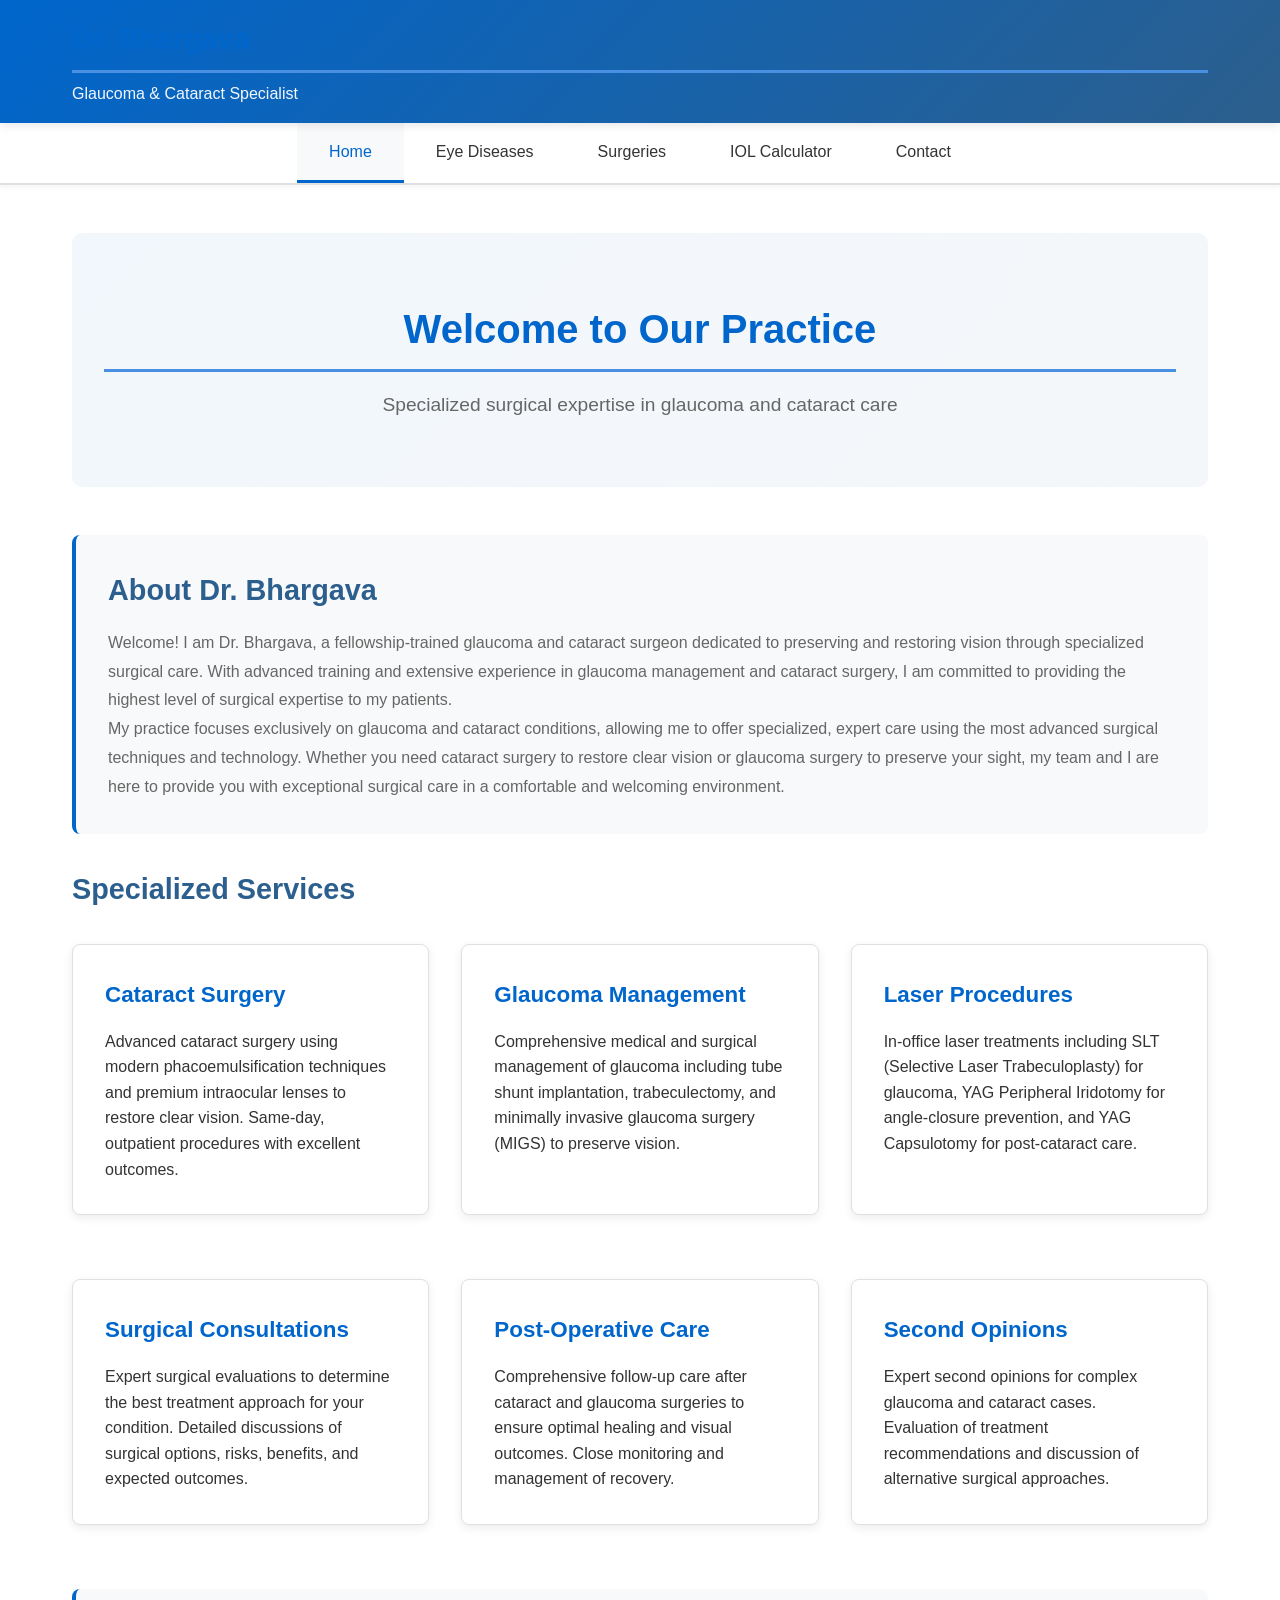
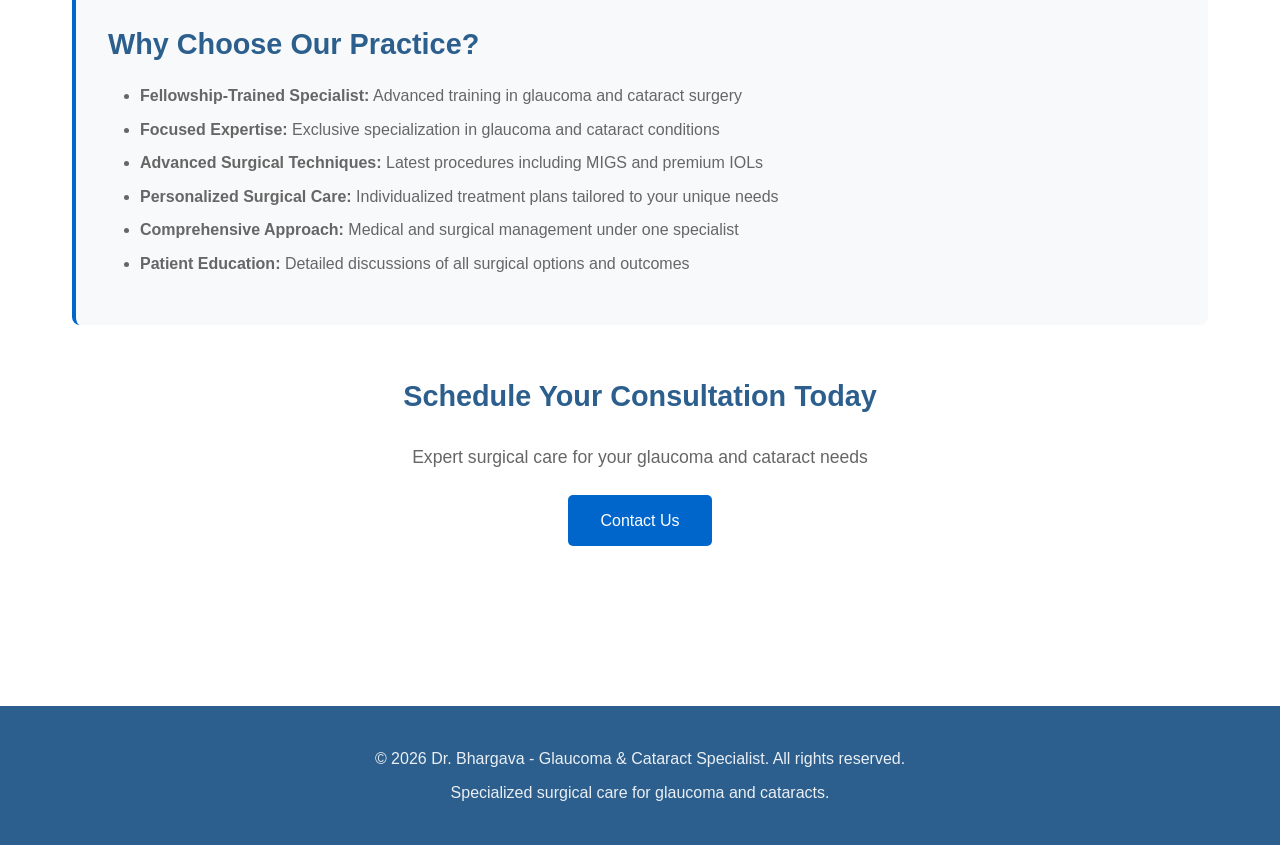
<file: index.html>
<!DOCTYPE html>
<html lang="en">
<head>
    <meta charset="UTF-8">
    <meta name="viewport" content="width=device-width, initial-scale=1.0">
    <meta name="description" content="Dr. Bhargava - Fellowship-trained glaucoma and cataract surgeon specializing in advanced surgical treatments">
    <title>Dr. Bhargava - Glaucoma & Cataract Specialist</title>
    <link rel="stylesheet" href="css/style.css">
</head>
<body>
    <header>
        <div class="header-content">
            <h1 class="practice-name">Dr. Bhargava</h1>
            <p class="tagline">Glaucoma & Cataract Specialist</p>
        </div>
    </header>

    <nav>
        <ul>
            <li><a href="index.html" class="active">Home</a></li>
            <li><a href="diseases.html">Eye Diseases</a></li>
            <li><a href="surgeries.html">Surgeries</a></li>
            <li><a href="iol-calculator.html">IOL Calculator</a></li>
            <li><a href="contact.html">Contact</a></li>
        </ul>
    </nav>

    <main>
        <div class="container">
            <section class="hero">
                <h1>Welcome to Our Practice</h1>
                <p>Specialized surgical expertise in glaucoma and cataract care</p>
            </section>

            <section class="info-section">
                <h2>About Dr. Bhargava</h2>
                <p>
                    Welcome! I am Dr. Bhargava, a fellowship-trained glaucoma and cataract surgeon dedicated to
                    preserving and restoring vision through specialized surgical care. With advanced training and
                    extensive experience in glaucoma management and cataract surgery, I am committed to providing
                    the highest level of surgical expertise to my patients.
                </p>
                <p>
                    My practice focuses exclusively on glaucoma and cataract conditions, allowing me to offer
                    specialized, expert care using the most advanced surgical techniques and technology. Whether
                    you need cataract surgery to restore clear vision or glaucoma surgery to preserve your sight,
                    my team and I are here to provide you with exceptional surgical care in a comfortable and
                    welcoming environment.
                </p>
            </section>

            <section>
                <h2>Specialized Services</h2>
                <div class="grid">
                    <div class="card">
                        <h3>Cataract Surgery</h3>
                        <p>
                            Advanced cataract surgery using modern phacoemulsification techniques and premium
                            intraocular lenses to restore clear vision. Same-day, outpatient procedures with
                            excellent outcomes.
                        </p>
                    </div>

                    <div class="card">
                        <h3>Glaucoma Management</h3>
                        <p>
                            Comprehensive medical and surgical management of glaucoma including tube shunt
                            implantation, trabeculectomy, and minimally invasive glaucoma surgery (MIGS) to
                            preserve vision.
                        </p>
                    </div>

                    <div class="card">
                        <h3>Laser Procedures</h3>
                        <p>
                            In-office laser treatments including SLT (Selective Laser Trabeculoplasty) for
                            glaucoma, YAG Peripheral Iridotomy for angle-closure prevention, and YAG
                            Capsulotomy for post-cataract care.
                        </p>
                    </div>

                    <div class="card">
                        <h3>Surgical Consultations</h3>
                        <p>
                            Expert surgical evaluations to determine the best treatment approach for your
                            condition. Detailed discussions of surgical options, risks, benefits, and
                            expected outcomes.
                        </p>
                    </div>

                    <div class="card">
                        <h3>Post-Operative Care</h3>
                        <p>
                            Comprehensive follow-up care after cataract and glaucoma surgeries to ensure
                            optimal healing and visual outcomes. Close monitoring and management of recovery.
                        </p>
                    </div>

                    <div class="card">
                        <h3>Second Opinions</h3>
                        <p>
                            Expert second opinions for complex glaucoma and cataract cases. Evaluation of
                            treatment recommendations and discussion of alternative surgical approaches.
                        </p>
                    </div>
                </div>
            </section>

            <section class="info-section">
                <h2>Why Choose Our Practice?</h2>
                <ul>
                    <li><strong>Fellowship-Trained Specialist:</strong> Advanced training in glaucoma and cataract surgery</li>
                    <li><strong>Focused Expertise:</strong> Exclusive specialization in glaucoma and cataract conditions</li>
                    <li><strong>Advanced Surgical Techniques:</strong> Latest procedures including MIGS and premium IOLs</li>
                    <li><strong>Personalized Surgical Care:</strong> Individualized treatment plans tailored to your unique needs</li>
                    <li><strong>Comprehensive Approach:</strong> Medical and surgical management under one specialist</li>
                    <li><strong>Patient Education:</strong> Detailed discussions of all surgical options and outcomes</li>
                </ul>
            </section>

            <section style="text-align: center; margin: 3rem 0;">
                <h2>Schedule Your Consultation Today</h2>
                <p style="margin: 1.5rem 0; font-size: 1.1rem; color: #666;">
                    Expert surgical care for your glaucoma and cataract needs
                </p>
                <a href="contact.html" class="btn">Contact Us</a>
            </section>
        </div>
    </main>

    <footer>
        <p>&copy; 2026 Dr. Bhargava - Glaucoma & Cataract Specialist. All rights reserved.</p>
        <p>Specialized surgical care for glaucoma and cataracts.</p>
    </footer>
</body>
</html>
</file>
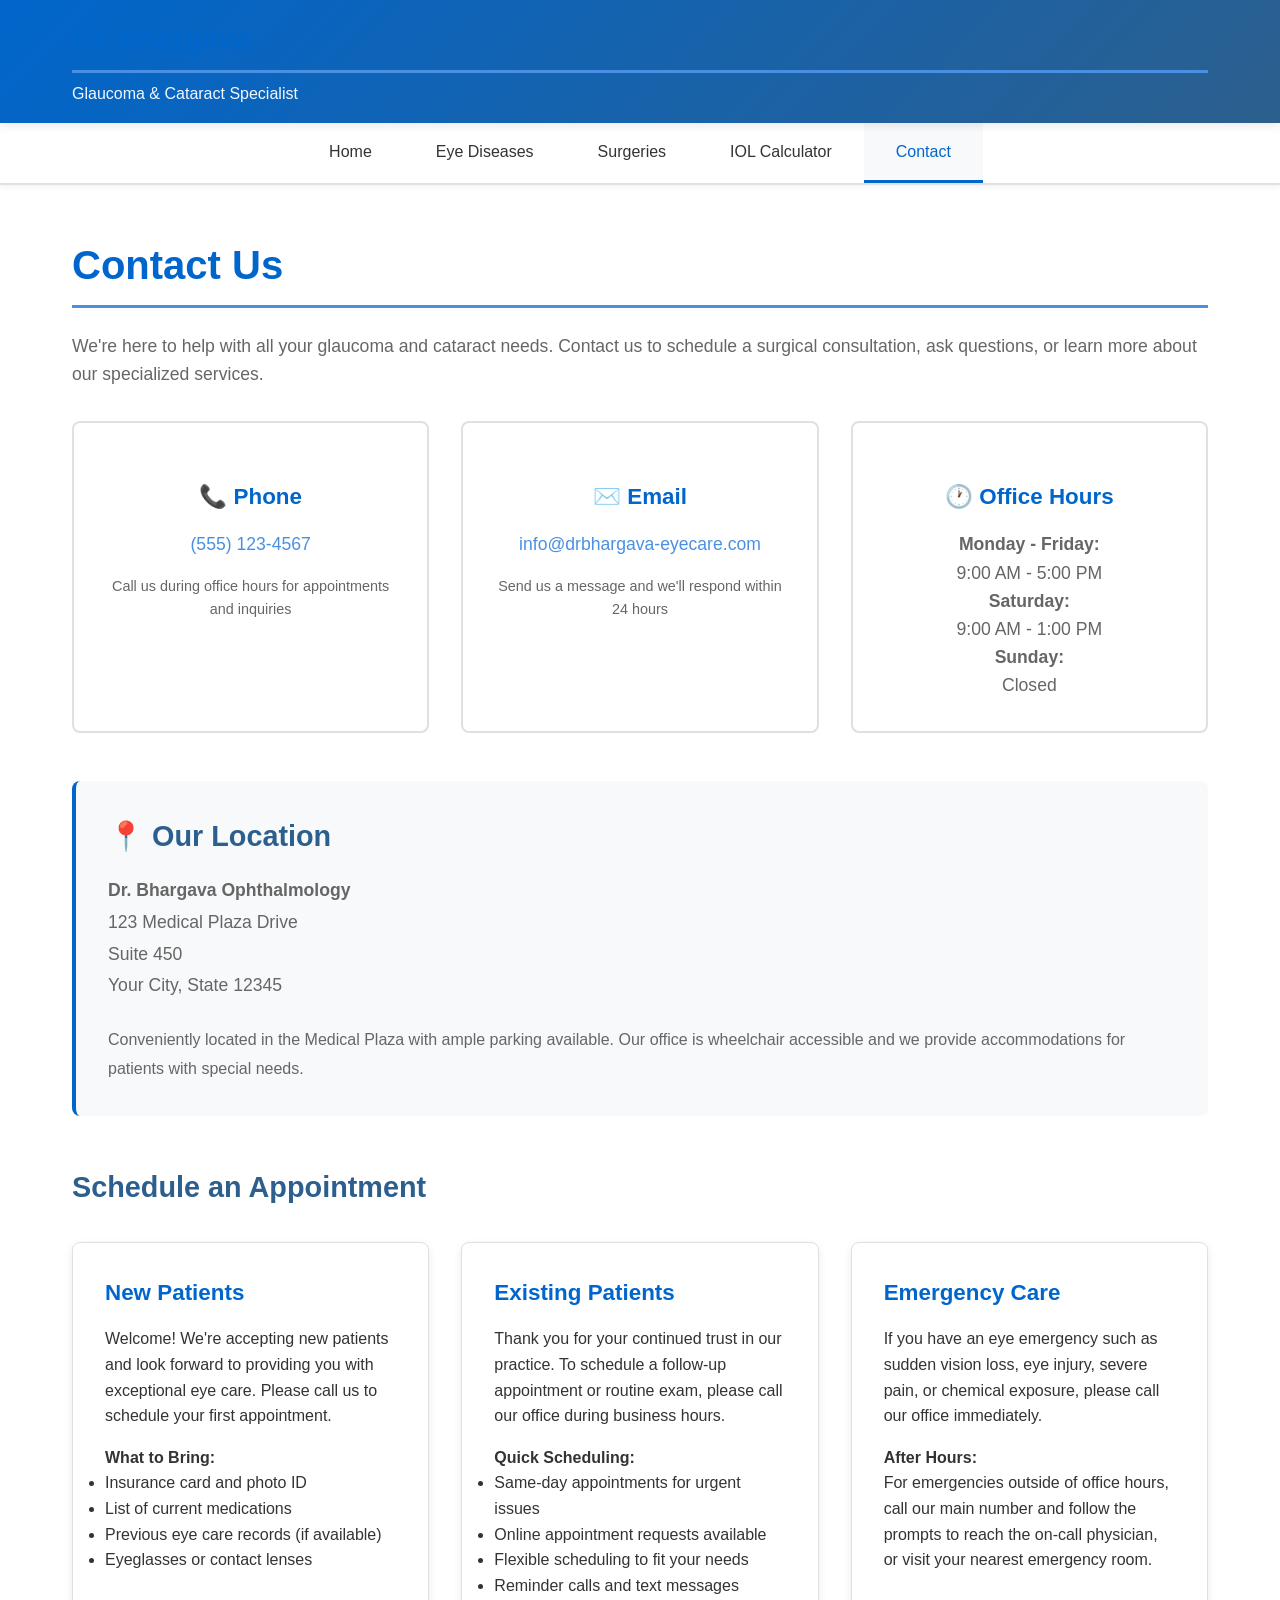
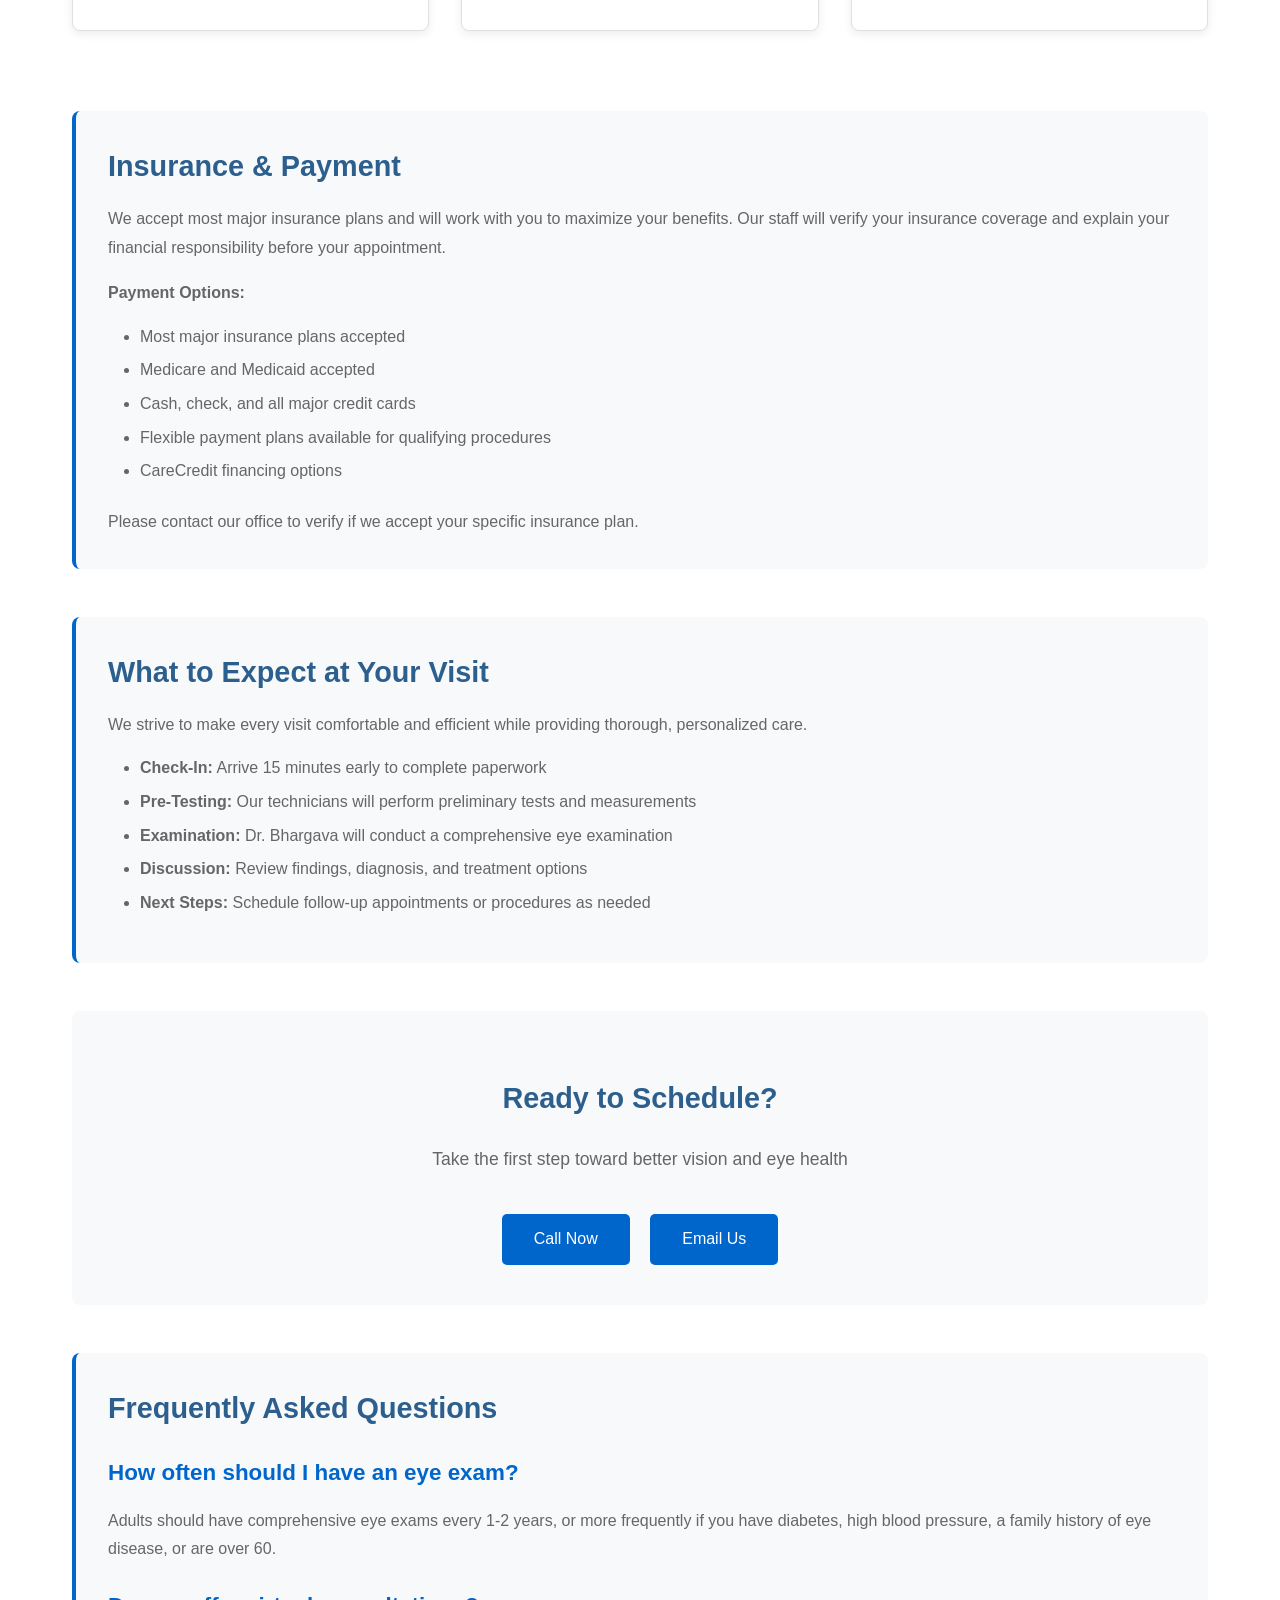
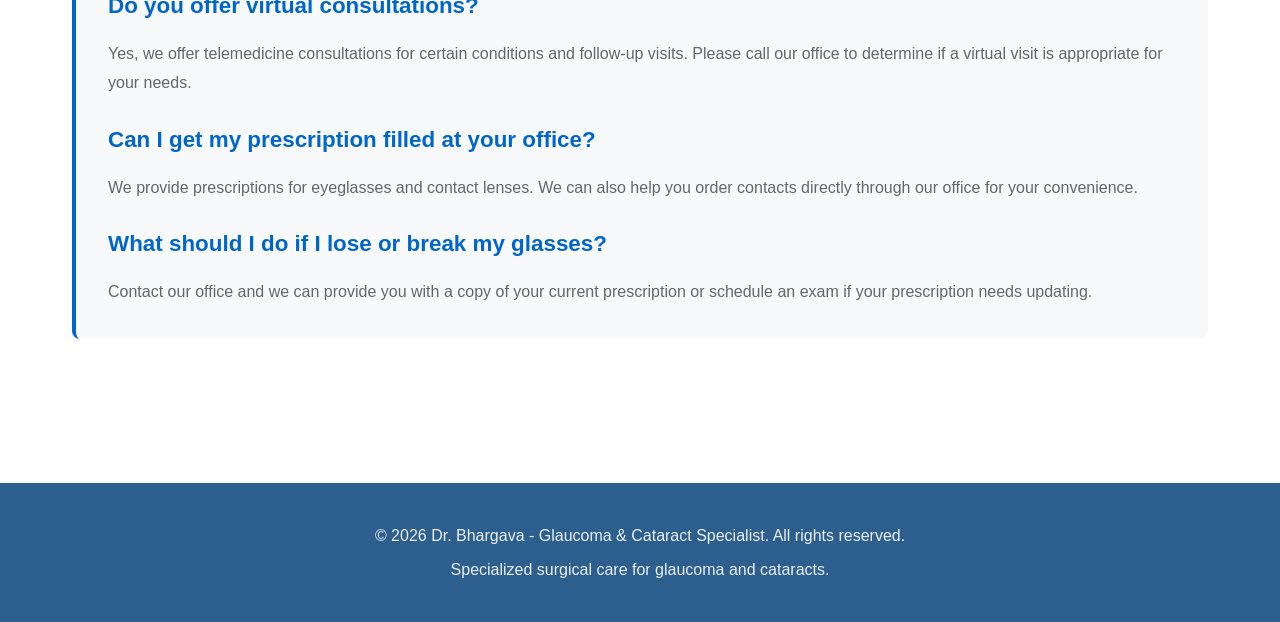
<file: contact.html>
<!DOCTYPE html>
<html lang="en">
<head>
    <meta charset="UTF-8">
    <meta name="viewport" content="width=device-width, initial-scale=1.0">
    <meta name="description" content="Contact Dr. Bhargava - Schedule glaucoma and cataract surgery consultations with fellowship-trained specialist">
    <title>Contact Us - Dr. Bhargava</title>
    <link rel="stylesheet" href="css/style.css">
</head>
<body>
    <header>
        <div class="header-content">
            <h1 class="practice-name">Dr. Bhargava</h1>
            <p class="tagline">Glaucoma & Cataract Specialist</p>
        </div>
    </header>

    <nav>
        <ul>
            <li><a href="index.html">Home</a></li>
            <li><a href="diseases.html">Eye Diseases</a></li>
            <li><a href="surgeries.html">Surgeries</a></li>
            <li><a href="iol-calculator.html">IOL Calculator</a></li>
            <li><a href="contact.html" class="active">Contact</a></li>
        </ul>
    </nav>

    <main>
        <div class="container">
            <h1>Contact Us</h1>
            <p style="font-size: 1.1rem; color: #666; margin-bottom: 2rem;">
                We're here to help with all your glaucoma and cataract needs. Contact us to schedule a
                surgical consultation, ask questions, or learn more about our specialized services.
            </p>

            <div class="contact-info">
                <div class="contact-card">
                    <h3>📞 Phone</h3>
                    <p><a href="tel:+15551234567">(555) 123-4567</a></p>
                    <p style="font-size: 0.9rem; margin-top: 1rem;">
                        Call us during office hours for appointments and inquiries
                    </p>
                </div>

                <div class="contact-card">
                    <h3>✉️ Email</h3>
                    <p><a href="mailto:info@drbhargava-eyecare.com">info@drbhargava-eyecare.com</a></p>
                    <p style="font-size: 0.9rem; margin-top: 1rem;">
                        Send us a message and we'll respond within 24 hours
                    </p>
                </div>

                <div class="contact-card">
                    <h3>🕐 Office Hours</h3>
                    <p><strong>Monday - Friday:</strong><br>9:00 AM - 5:00 PM</p>
                    <p><strong>Saturday:</strong><br>9:00 AM - 1:00 PM</p>
                    <p><strong>Sunday:</strong><br>Closed</p>
                </div>
            </div>

            <div class="info-section" style="margin-top: 3rem;">
                <h2>📍 Our Location</h2>
                <p style="font-size: 1.1rem; margin-bottom: 1rem;">
                    <strong>Dr. Bhargava Ophthalmology</strong><br>
                    123 Medical Plaza Drive<br>
                    Suite 450<br>
                    Your City, State 12345
                </p>
                <p style="margin-top: 1.5rem;">
                    Conveniently located in the Medical Plaza with ample parking available.
                    Our office is wheelchair accessible and we provide accommodations for patients
                    with special needs.
                </p>
            </div>

            <section style="margin-top: 3rem;">
                <h2>Schedule an Appointment</h2>
                <div class="grid">
                    <div class="card">
                        <h3>New Patients</h3>
                        <p>
                            Welcome! We're accepting new patients and look forward to providing you with
                            exceptional eye care. Please call us to schedule your first appointment.
                        </p>
                        <p style="margin-top: 1rem;"><strong>What to Bring:</strong></p>
                        <ul>
                            <li>Insurance card and photo ID</li>
                            <li>List of current medications</li>
                            <li>Previous eye care records (if available)</li>
                            <li>Eyeglasses or contact lenses</li>
                        </ul>
                    </div>

                    <div class="card">
                        <h3>Existing Patients</h3>
                        <p>
                            Thank you for your continued trust in our practice. To schedule a follow-up
                            appointment or routine exam, please call our office during business hours.
                        </p>
                        <p style="margin-top: 1rem;"><strong>Quick Scheduling:</strong></p>
                        <ul>
                            <li>Same-day appointments for urgent issues</li>
                            <li>Online appointment requests available</li>
                            <li>Flexible scheduling to fit your needs</li>
                            <li>Reminder calls and text messages</li>
                        </ul>
                    </div>

                    <div class="card">
                        <h3>Emergency Care</h3>
                        <p>
                            If you have an eye emergency such as sudden vision loss, eye injury, severe
                            pain, or chemical exposure, please call our office immediately.
                        </p>
                        <p style="margin-top: 1rem;"><strong>After Hours:</strong></p>
                        <p>
                            For emergencies outside of office hours, call our main number and follow the
                            prompts to reach the on-call physician, or visit your nearest emergency room.
                        </p>
                    </div>
                </div>
            </section>

            <section class="info-section" style="margin-top: 3rem;">
                <h2>Insurance & Payment</h2>
                <p>
                    We accept most major insurance plans and will work with you to maximize your benefits.
                    Our staff will verify your insurance coverage and explain your financial responsibility
                    before your appointment.
                </p>
                <p style="margin-top: 1rem;"><strong>Payment Options:</strong></p>
                <ul>
                    <li>Most major insurance plans accepted</li>
                    <li>Medicare and Medicaid accepted</li>
                    <li>Cash, check, and all major credit cards</li>
                    <li>Flexible payment plans available for qualifying procedures</li>
                    <li>CareCredit financing options</li>
                </ul>
                <p style="margin-top: 1.5rem;">
                    Please contact our office to verify if we accept your specific insurance plan.
                </p>
            </section>

            <section class="info-section" style="margin-top: 3rem;">
                <h2>What to Expect at Your Visit</h2>
                <p>
                    We strive to make every visit comfortable and efficient while providing thorough,
                    personalized care.
                </p>
                <ul style="margin-top: 1rem;">
                    <li><strong>Check-In:</strong> Arrive 15 minutes early to complete paperwork</li>
                    <li><strong>Pre-Testing:</strong> Our technicians will perform preliminary tests and measurements</li>
                    <li><strong>Examination:</strong> Dr. Bhargava will conduct a comprehensive eye examination</li>
                    <li><strong>Discussion:</strong> Review findings, diagnosis, and treatment options</li>
                    <li><strong>Next Steps:</strong> Schedule follow-up appointments or procedures as needed</li>
                </ul>
            </section>

            <section style="text-align: center; margin: 3rem 0; padding: 2rem; background: #f8f9fa; border-radius: 8px;">
                <h2>Ready to Schedule?</h2>
                <p style="margin: 1.5rem 0; font-size: 1.1rem; color: #666;">
                    Take the first step toward better vision and eye health
                </p>
                <div style="margin-top: 2rem;">
                    <a href="tel:+15551234567" class="btn" style="margin: 0.5rem;">Call Now</a>
                    <a href="mailto:info@drbhargava-eyecare.com" class="btn" style="margin: 0.5rem;">Email Us</a>
                </div>
            </section>

            <section class="info-section" style="margin-top: 3rem;">
                <h2>Frequently Asked Questions</h2>

                <h3>How often should I have an eye exam?</h3>
                <p>
                    Adults should have comprehensive eye exams every 1-2 years, or more frequently if you
                    have diabetes, high blood pressure, a family history of eye disease, or are over 60.
                </p>

                <h3>Do you offer virtual consultations?</h3>
                <p>
                    Yes, we offer telemedicine consultations for certain conditions and follow-up visits.
                    Please call our office to determine if a virtual visit is appropriate for your needs.
                </p>

                <h3>Can I get my prescription filled at your office?</h3>
                <p>
                    We provide prescriptions for eyeglasses and contact lenses. We can also help you order
                    contacts directly through our office for your convenience.
                </p>

                <h3>What should I do if I lose or break my glasses?</h3>
                <p>
                    Contact our office and we can provide you with a copy of your current prescription or
                    schedule an exam if your prescription needs updating.
                </p>
            </section>
        </div>
    </main>

    <footer>
        <p>&copy; 2026 Dr. Bhargava - Glaucoma & Cataract Specialist. All rights reserved.</p>
        <p>Specialized surgical care for glaucoma and cataracts.</p>
    </footer>
</body>
</html>
</file>
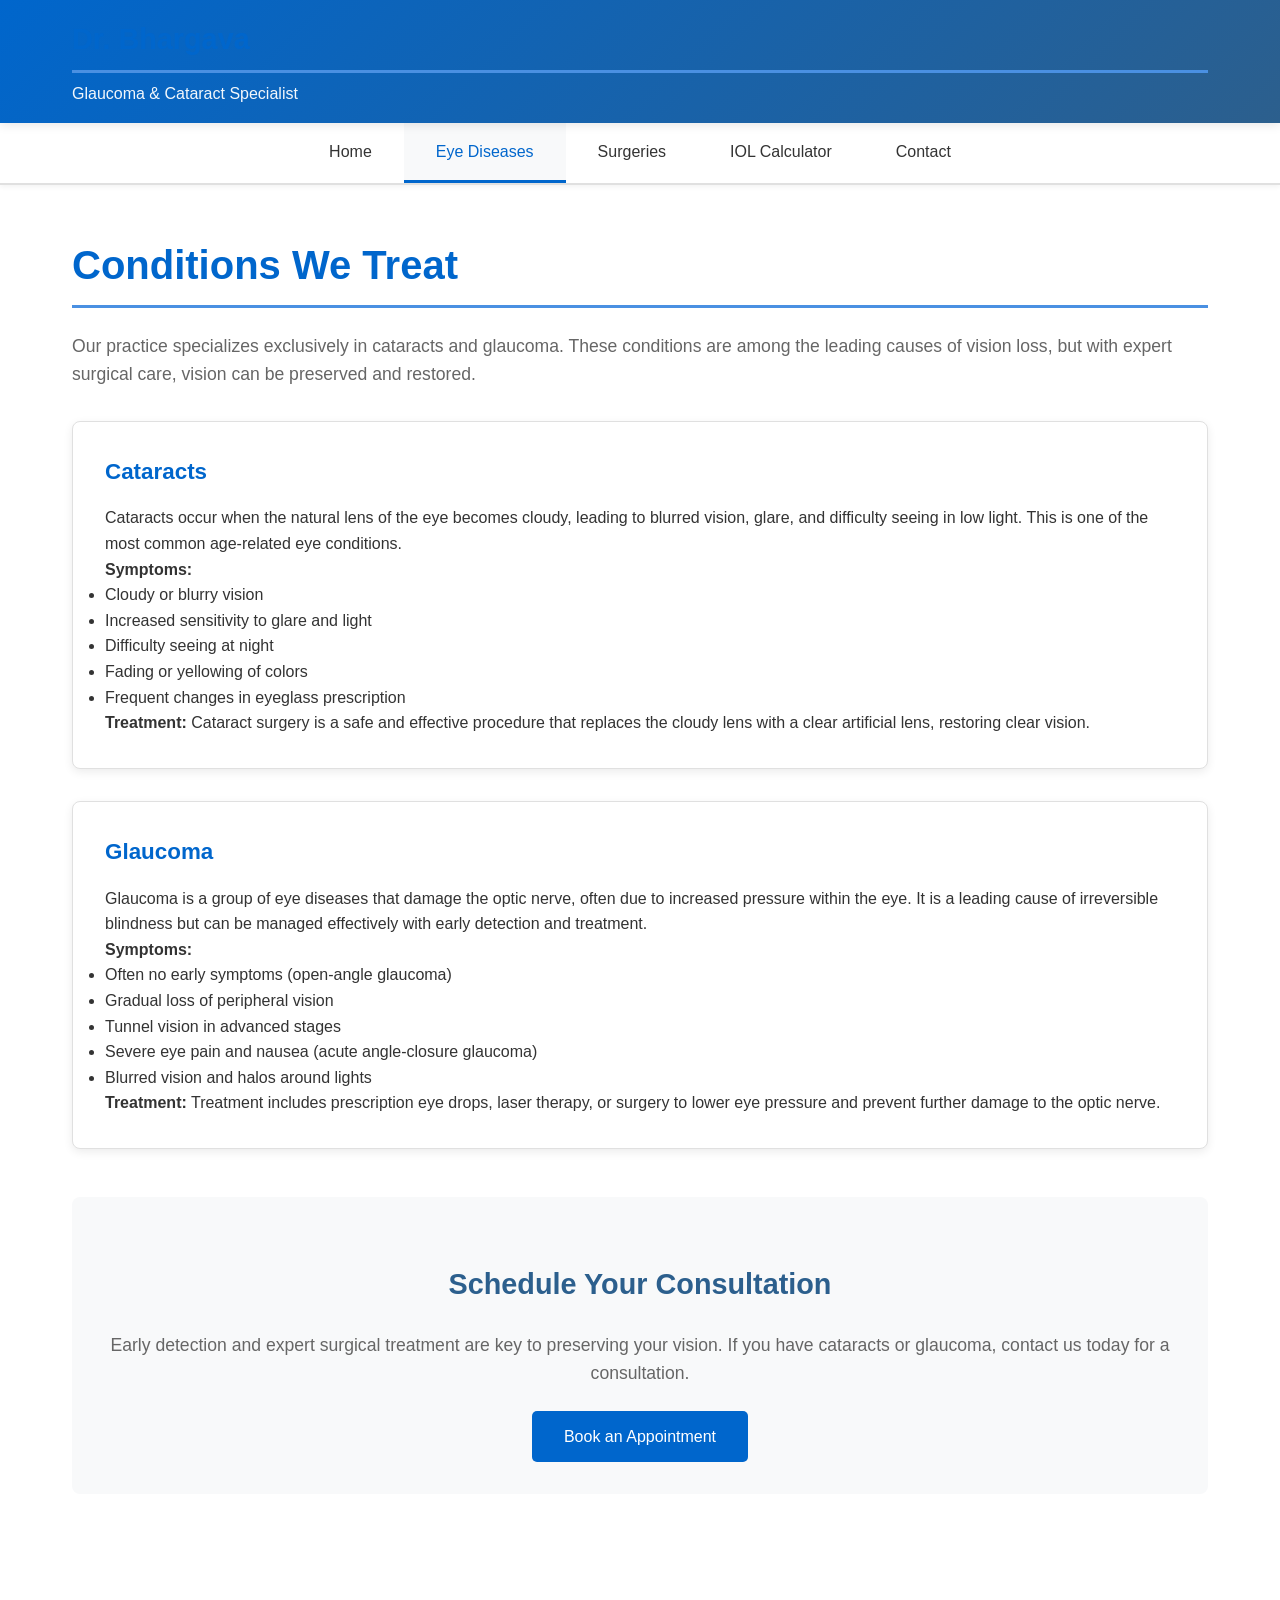
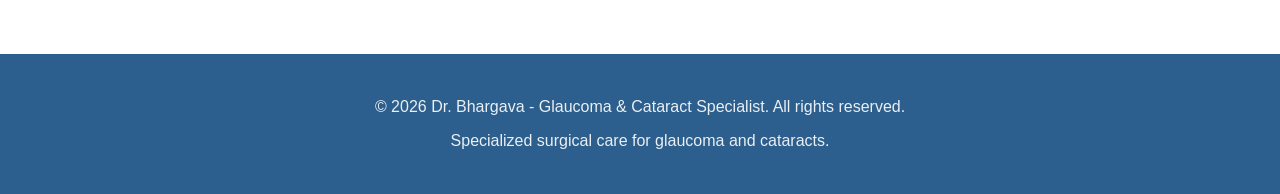
<file: diseases.html>
<!DOCTYPE html>
<html lang="en">
<head>
    <meta charset="UTF-8">
    <meta name="viewport" content="width=device-width, initial-scale=1.0">
    <meta name="description" content="Expert diagnosis and treatment of cataracts and glaucoma by fellowship-trained specialist Dr. Bhargava">
    <title>Cataracts & Glaucoma - Dr. Bhargava</title>
    <link rel="stylesheet" href="css/style.css">
</head>
<body>
    <header>
        <div class="header-content">
            <h1 class="practice-name">Dr. Bhargava</h1>
            <p class="tagline">Glaucoma & Cataract Specialist</p>
        </div>
    </header>

    <nav>
        <ul>
            <li><a href="index.html">Home</a></li>
            <li><a href="diseases.html" class="active">Eye Diseases</a></li>
            <li><a href="surgeries.html">Surgeries</a></li>
            <li><a href="iol-calculator.html">IOL Calculator</a></li>
            <li><a href="contact.html">Contact</a></li>
        </ul>
    </nav>

    <main>
        <div class="container">
            <h1>Conditions We Treat</h1>
            <p style="font-size: 1.1rem; color: #666; margin-bottom: 2rem;">
                Our practice specializes exclusively in cataracts and glaucoma. These conditions are among
                the leading causes of vision loss, but with expert surgical care, vision can be preserved
                and restored.
            </p>

            <div class="card">
                <h3>Cataracts</h3>
                <p>
                    Cataracts occur when the natural lens of the eye becomes cloudy, leading to blurred vision,
                    glare, and difficulty seeing in low light. This is one of the most common age-related eye
                    conditions.
                </p>
                <p><strong>Symptoms:</strong></p>
                <ul>
                    <li>Cloudy or blurry vision</li>
                    <li>Increased sensitivity to glare and light</li>
                    <li>Difficulty seeing at night</li>
                    <li>Fading or yellowing of colors</li>
                    <li>Frequent changes in eyeglass prescription</li>
                </ul>
                <p><strong>Treatment:</strong> Cataract surgery is a safe and effective procedure that replaces
                the cloudy lens with a clear artificial lens, restoring clear vision.</p>
            </div>

            <div class="card">
                <h3>Glaucoma</h3>
                <p>
                    Glaucoma is a group of eye diseases that damage the optic nerve, often due to increased
                    pressure within the eye. It is a leading cause of irreversible blindness but can be managed
                    effectively with early detection and treatment.
                </p>
                <p><strong>Symptoms:</strong></p>
                <ul>
                    <li>Often no early symptoms (open-angle glaucoma)</li>
                    <li>Gradual loss of peripheral vision</li>
                    <li>Tunnel vision in advanced stages</li>
                    <li>Severe eye pain and nausea (acute angle-closure glaucoma)</li>
                    <li>Blurred vision and halos around lights</li>
                </ul>
                <p><strong>Treatment:</strong> Treatment includes prescription eye drops, laser therapy, or
                surgery to lower eye pressure and prevent further damage to the optic nerve.</p>
            </div>

            <section style="text-align: center; margin: 3rem 0; padding: 2rem; background: #f8f9fa; border-radius: 8px;">
                <h2>Schedule Your Consultation</h2>
                <p style="margin: 1.5rem 0; font-size: 1.1rem; color: #666;">
                    Early detection and expert surgical treatment are key to preserving your vision.
                    If you have cataracts or glaucoma, contact us today for a consultation.
                </p>
                <a href="contact.html" class="btn">Book an Appointment</a>
            </section>
        </div>
    </main>

    <footer>
        <p>&copy; 2026 Dr. Bhargava - Glaucoma & Cataract Specialist. All rights reserved.</p>
        <p>Specialized surgical care for glaucoma and cataracts.</p>
    </footer>
</body>
</html>
</file>
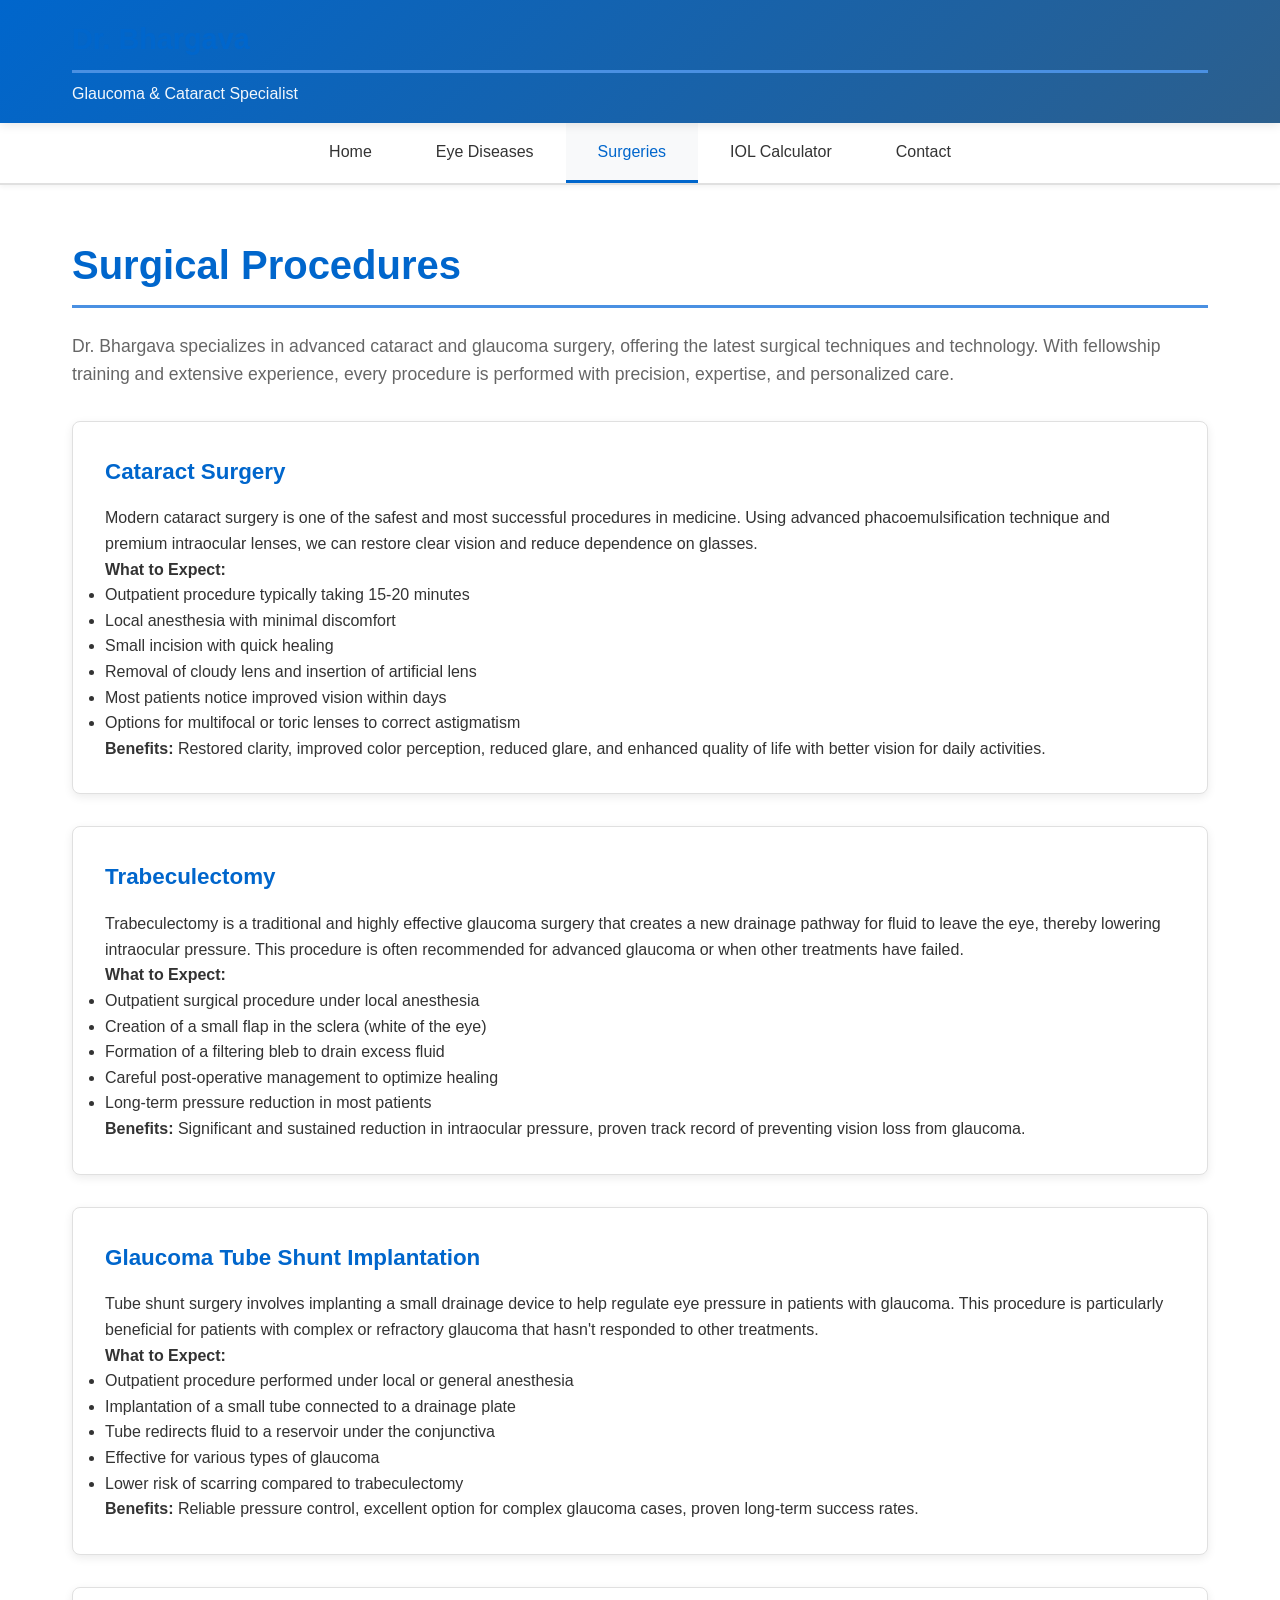
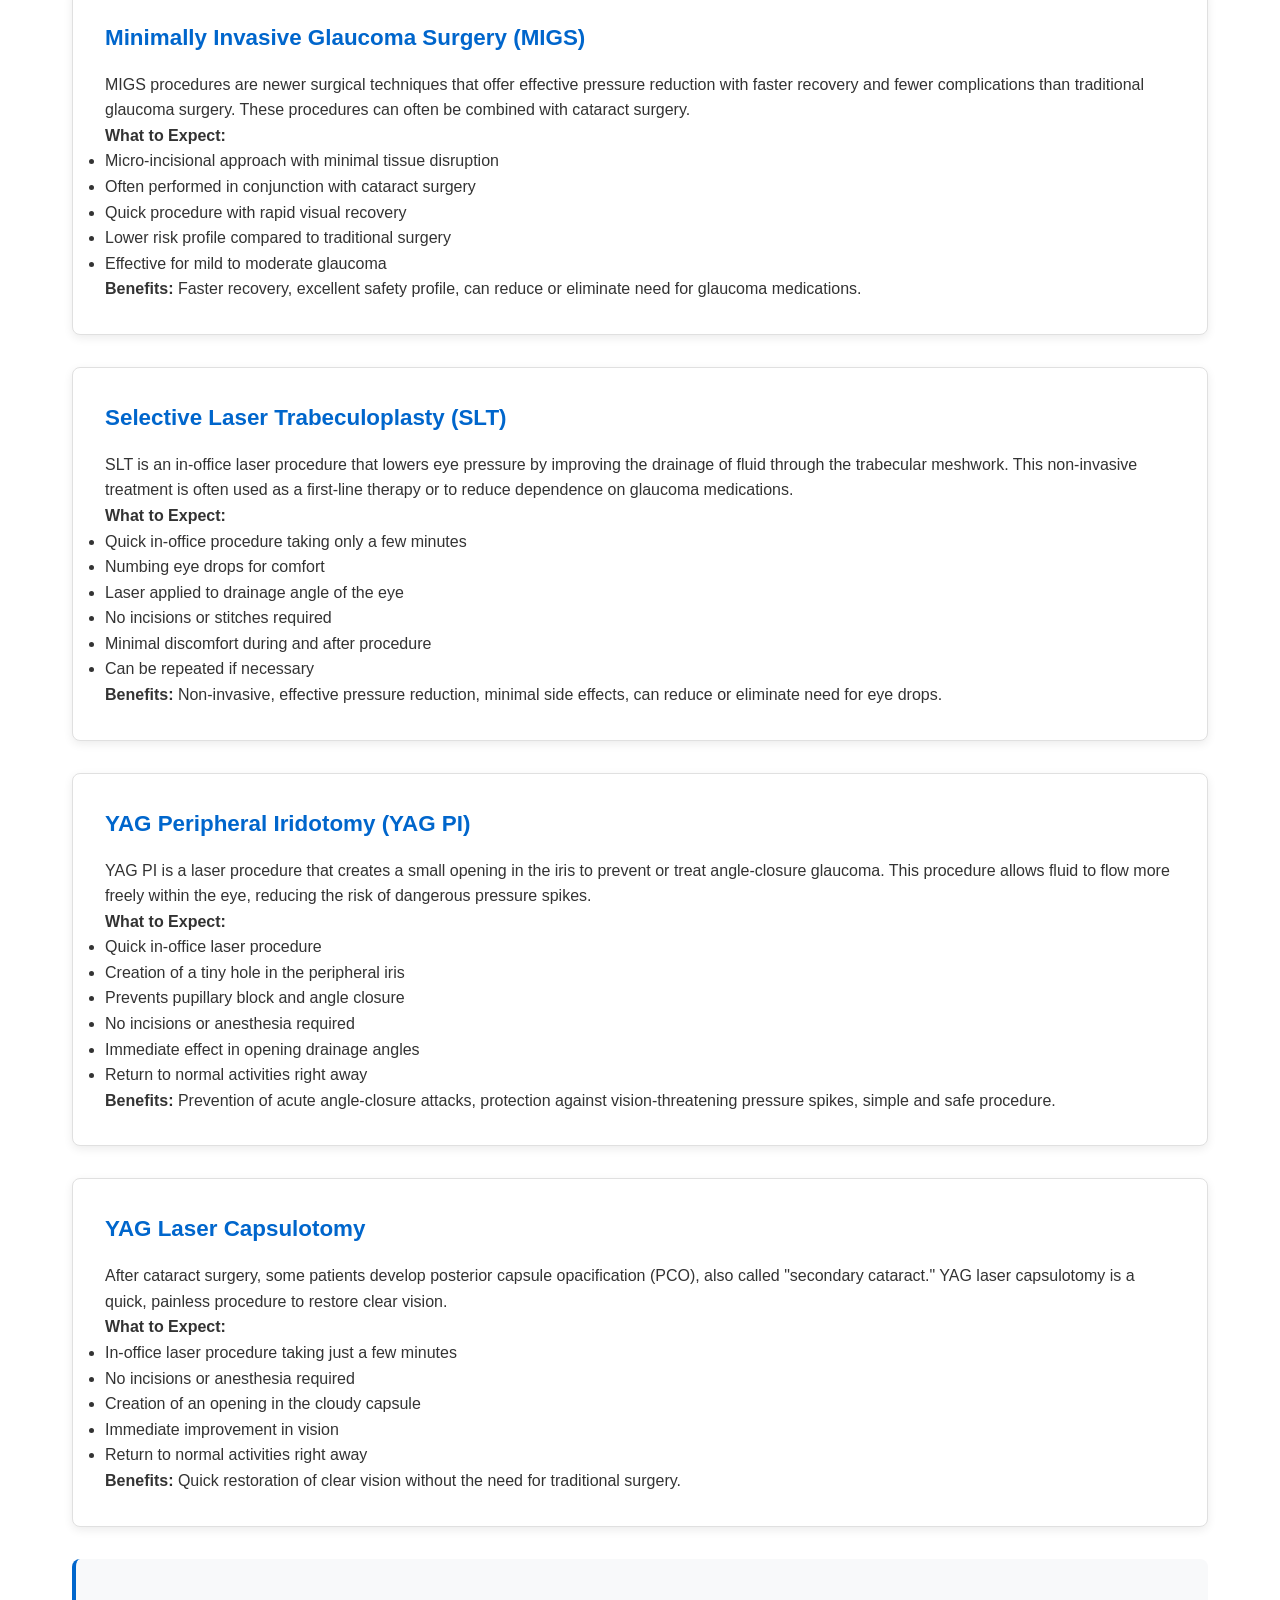
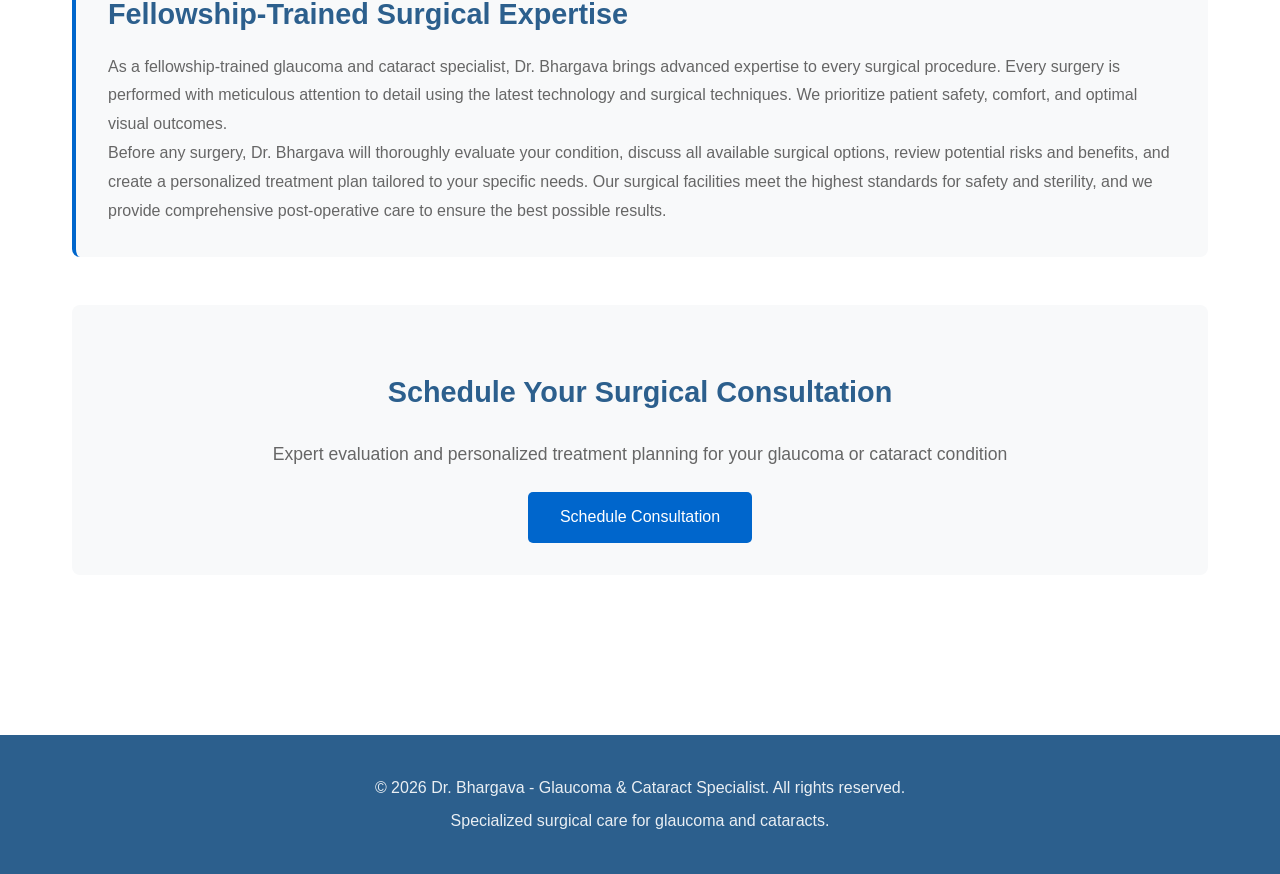
<file: surgeries.html>
<!DOCTYPE html>
<html lang="en">
<head>
    <meta charset="UTF-8">
    <meta name="viewport" content="width=device-width, initial-scale=1.0">
    <meta name="description" content="Advanced cataract and glaucoma surgeries by Dr. Bhargava including tube implants, trabeculectomy, MIGS, SLT, and YAG procedures">
    <title>Surgical Procedures - Dr. Bhargava</title>
    <link rel="stylesheet" href="css/style.css">
</head>
<body>
    <header>
        <div class="header-content">
            <h1 class="practice-name">Dr. Bhargava</h1>
            <p class="tagline">Glaucoma & Cataract Specialist</p>
        </div>
    </header>

    <nav>
        <ul>
            <li><a href="index.html">Home</a></li>
            <li><a href="diseases.html">Eye Diseases</a></li>
            <li><a href="surgeries.html" class="active">Surgeries</a></li>
            <li><a href="iol-calculator.html">IOL Calculator</a></li>
            <li><a href="contact.html">Contact</a></li>
        </ul>
    </nav>

    <main>
        <div class="container">
            <h1>Surgical Procedures</h1>
            <p style="font-size: 1.1rem; color: #666; margin-bottom: 2rem;">
                Dr. Bhargava specializes in advanced cataract and glaucoma surgery, offering the latest
                surgical techniques and technology. With fellowship training and extensive experience, every
                procedure is performed with precision, expertise, and personalized care.
            </p>

            <div class="card">
                <h3>Cataract Surgery</h3>
                <p>
                    Modern cataract surgery is one of the safest and most successful procedures in medicine.
                    Using advanced phacoemulsification technique and premium intraocular lenses, we can restore
                    clear vision and reduce dependence on glasses.
                </p>
                <p><strong>What to Expect:</strong></p>
                <ul>
                    <li>Outpatient procedure typically taking 15-20 minutes</li>
                    <li>Local anesthesia with minimal discomfort</li>
                    <li>Small incision with quick healing</li>
                    <li>Removal of cloudy lens and insertion of artificial lens</li>
                    <li>Most patients notice improved vision within days</li>
                    <li>Options for multifocal or toric lenses to correct astigmatism</li>
                </ul>
                <p><strong>Benefits:</strong> Restored clarity, improved color perception, reduced glare,
                and enhanced quality of life with better vision for daily activities.</p>
            </div>

            <div class="card">
                <h3>Trabeculectomy</h3>
                <p>
                    Trabeculectomy is a traditional and highly effective glaucoma surgery that creates a new
                    drainage pathway for fluid to leave the eye, thereby lowering intraocular pressure. This
                    procedure is often recommended for advanced glaucoma or when other treatments have failed.
                </p>
                <p><strong>What to Expect:</strong></p>
                <ul>
                    <li>Outpatient surgical procedure under local anesthesia</li>
                    <li>Creation of a small flap in the sclera (white of the eye)</li>
                    <li>Formation of a filtering bleb to drain excess fluid</li>
                    <li>Careful post-operative management to optimize healing</li>
                    <li>Long-term pressure reduction in most patients</li>
                </ul>
                <p><strong>Benefits:</strong> Significant and sustained reduction in intraocular pressure,
                proven track record of preventing vision loss from glaucoma.</p>
            </div>

            <div class="card">
                <h3>Glaucoma Tube Shunt Implantation</h3>
                <p>
                    Tube shunt surgery involves implanting a small drainage device to help regulate eye pressure
                    in patients with glaucoma. This procedure is particularly beneficial for patients with complex
                    or refractory glaucoma that hasn't responded to other treatments.
                </p>
                <p><strong>What to Expect:</strong></p>
                <ul>
                    <li>Outpatient procedure performed under local or general anesthesia</li>
                    <li>Implantation of a small tube connected to a drainage plate</li>
                    <li>Tube redirects fluid to a reservoir under the conjunctiva</li>
                    <li>Effective for various types of glaucoma</li>
                    <li>Lower risk of scarring compared to trabeculectomy</li>
                </ul>
                <p><strong>Benefits:</strong> Reliable pressure control, excellent option for complex glaucoma
                cases, proven long-term success rates.</p>
            </div>

            <div class="card">
                <h3>Minimally Invasive Glaucoma Surgery (MIGS)</h3>
                <p>
                    MIGS procedures are newer surgical techniques that offer effective pressure reduction with
                    faster recovery and fewer complications than traditional glaucoma surgery. These procedures
                    can often be combined with cataract surgery.
                </p>
                <p><strong>What to Expect:</strong></p>
                <ul>
                    <li>Micro-incisional approach with minimal tissue disruption</li>
                    <li>Often performed in conjunction with cataract surgery</li>
                    <li>Quick procedure with rapid visual recovery</li>
                    <li>Lower risk profile compared to traditional surgery</li>
                    <li>Effective for mild to moderate glaucoma</li>
                </ul>
                <p><strong>Benefits:</strong> Faster recovery, excellent safety profile, can reduce or eliminate
                need for glaucoma medications.</p>
            </div>

            <div class="card">
                <h3>Selective Laser Trabeculoplasty (SLT)</h3>
                <p>
                    SLT is an in-office laser procedure that lowers eye pressure by improving the drainage of
                    fluid through the trabecular meshwork. This non-invasive treatment is often used as a
                    first-line therapy or to reduce dependence on glaucoma medications.
                </p>
                <p><strong>What to Expect:</strong></p>
                <ul>
                    <li>Quick in-office procedure taking only a few minutes</li>
                    <li>Numbing eye drops for comfort</li>
                    <li>Laser applied to drainage angle of the eye</li>
                    <li>No incisions or stitches required</li>
                    <li>Minimal discomfort during and after procedure</li>
                    <li>Can be repeated if necessary</li>
                </ul>
                <p><strong>Benefits:</strong> Non-invasive, effective pressure reduction, minimal side effects,
                can reduce or eliminate need for eye drops.</p>
            </div>

            <div class="card">
                <h3>YAG Peripheral Iridotomy (YAG PI)</h3>
                <p>
                    YAG PI is a laser procedure that creates a small opening in the iris to prevent or treat
                    angle-closure glaucoma. This procedure allows fluid to flow more freely within the eye,
                    reducing the risk of dangerous pressure spikes.
                </p>
                <p><strong>What to Expect:</strong></p>
                <ul>
                    <li>Quick in-office laser procedure</li>
                    <li>Creation of a tiny hole in the peripheral iris</li>
                    <li>Prevents pupillary block and angle closure</li>
                    <li>No incisions or anesthesia required</li>
                    <li>Immediate effect in opening drainage angles</li>
                    <li>Return to normal activities right away</li>
                </ul>
                <p><strong>Benefits:</strong> Prevention of acute angle-closure attacks, protection against
                vision-threatening pressure spikes, simple and safe procedure.</p>
            </div>

            <div class="card">
                <h3>YAG Laser Capsulotomy</h3>
                <p>
                    After cataract surgery, some patients develop posterior capsule opacification (PCO), also
                    called "secondary cataract." YAG laser capsulotomy is a quick, painless procedure to
                    restore clear vision.
                </p>
                <p><strong>What to Expect:</strong></p>
                <ul>
                    <li>In-office laser procedure taking just a few minutes</li>
                    <li>No incisions or anesthesia required</li>
                    <li>Creation of an opening in the cloudy capsule</li>
                    <li>Immediate improvement in vision</li>
                    <li>Return to normal activities right away</li>
                </ul>
                <p><strong>Benefits:</strong> Quick restoration of clear vision without the need for
                traditional surgery.</p>
            </div>

            <section class="info-section">
                <h2>Fellowship-Trained Surgical Expertise</h2>
                <p>
                    As a fellowship-trained glaucoma and cataract specialist, Dr. Bhargava brings advanced
                    expertise to every surgical procedure. Every surgery is performed with meticulous attention
                    to detail using the latest technology and surgical techniques. We prioritize patient safety,
                    comfort, and optimal visual outcomes.
                </p>
                <p>
                    Before any surgery, Dr. Bhargava will thoroughly evaluate your condition, discuss all
                    available surgical options, review potential risks and benefits, and create a personalized
                    treatment plan tailored to your specific needs. Our surgical facilities meet the highest
                    standards for safety and sterility, and we provide comprehensive post-operative care to
                    ensure the best possible results.
                </p>
            </section>

            <section style="text-align: center; margin: 3rem 0; padding: 2rem; background: #f8f9fa; border-radius: 8px;">
                <h2>Schedule Your Surgical Consultation</h2>
                <p style="margin: 1.5rem 0; font-size: 1.1rem; color: #666;">
                    Expert evaluation and personalized treatment planning for your glaucoma or cataract condition
                </p>
                <a href="contact.html" class="btn">Schedule Consultation</a>
            </section>
        </div>
    </main>

    <footer>
        <p>&copy; 2026 Dr. Bhargava - Glaucoma & Cataract Specialist. All rights reserved.</p>
        <p>Specialized surgical care for glaucoma and cataracts.</p>
    </footer>
</body>
</html>
</file>
<file: css/style.css>
/* Professional Medical Website Styling */

* {
    margin: 0;
    padding: 0;
    box-sizing: border-box;
}

:root {
    --primary-color: #0066cc;
    --secondary-color: #2c5f8d;
    --accent-color: #4a90e2;
    --text-dark: #333333;
    --text-light: #666666;
    --bg-light: #f8f9fa;
    --white: #ffffff;
    --border-color: #e0e0e0;
}

body {
    font-family: 'Segoe UI', Tahoma, Geneva, Verdana, sans-serif;
    line-height: 1.6;
    color: var(--text-dark);
    background-color: var(--white);
}

/* Header Styles */
header {
    background: linear-gradient(135deg, var(--primary-color), var(--secondary-color));
    color: var(--white);
    padding: 1rem 0;
    box-shadow: 0 2px 10px rgba(0, 0, 0, 0.1);
    position: sticky;
    top: 0;
    z-index: 1000;
}

.header-content {
    max-width: 1200px;
    margin: 0 auto;
    padding: 0 2rem;
}

.practice-name {
    font-size: 1.8rem;
    font-weight: 600;
    margin-bottom: 0.5rem;
}

.tagline {
    font-size: 1rem;
    opacity: 0.95;
    font-weight: 300;
}

/* Navigation */
nav {
    background-color: var(--white);
    border-bottom: 2px solid var(--border-color);
    box-shadow: 0 2px 5px rgba(0, 0, 0, 0.05);
}

nav ul {
    list-style: none;
    display: flex;
    justify-content: center;
    max-width: 1200px;
    margin: 0 auto;
    padding: 0;
}

nav ul li {
    margin: 0;
}

nav ul li a {
    display: block;
    padding: 1rem 2rem;
    text-decoration: none;
    color: var(--text-dark);
    font-weight: 500;
    transition: all 0.3s ease;
    border-bottom: 3px solid transparent;
}

nav ul li a:hover,
nav ul li a.active {
    color: var(--primary-color);
    border-bottom-color: var(--primary-color);
    background-color: var(--bg-light);
}

/* Main Content */
.container {
    max-width: 1200px;
    margin: 0 auto;
    padding: 3rem 2rem;
}

/* Hero Section */
.hero {
    background: linear-gradient(135deg, rgba(0, 102, 204, 0.05), rgba(44, 95, 141, 0.05));
    padding: 4rem 2rem;
    text-align: center;
    border-radius: 10px;
    margin-bottom: 3rem;
}

.hero h1 {
    font-size: 2.5rem;
    color: var(--primary-color);
    margin-bottom: 1rem;
}

.hero p {
    font-size: 1.2rem;
    color: var(--text-light);
    max-width: 800px;
    margin: 0 auto;
    line-height: 1.8;
}

/* Page Titles */
h1 {
    color: var(--primary-color);
    font-size: 2.5rem;
    margin-bottom: 1.5rem;
    border-bottom: 3px solid var(--accent-color);
    padding-bottom: 0.5rem;
}

h2 {
    color: var(--secondary-color);
    font-size: 1.8rem;
    margin: 2rem 0 1rem;
}

h3 {
    color: var(--primary-color);
    font-size: 1.4rem;
    margin: 1.5rem 0 1rem;
}

/* Cards */
.card {
    background: var(--white);
    border: 1px solid var(--border-color);
    border-radius: 8px;
    padding: 2rem;
    margin-bottom: 2rem;
    box-shadow: 0 3px 10px rgba(0, 0, 0, 0.08);
    transition: transform 0.3s ease, box-shadow 0.3s ease;
}

.card:hover {
    transform: translateY(-3px);
    box-shadow: 0 5px 20px rgba(0, 0, 0, 0.12);
}

.card h3 {
    color: var(--primary-color);
    margin-top: 0;
}

/* Grid Layout */
.grid {
    display: grid;
    grid-template-columns: repeat(auto-fit, minmax(300px, 1fr));
    gap: 2rem;
    margin: 2rem 0;
}

/* Info Sections */
.info-section {
    background: var(--bg-light);
    padding: 2rem;
    border-radius: 8px;
    margin-bottom: 2rem;
    border-left: 4px solid var(--primary-color);
}

.info-section h2 {
    margin-top: 0;
}

.info-section p {
    color: var(--text-light);
    line-height: 1.8;
}

.info-section ul {
    margin: 1rem 0;
    padding-left: 2rem;
}

.info-section li {
    margin: 0.5rem 0;
    color: var(--text-light);
}

/* Contact Information */
.contact-info {
    display: grid;
    grid-template-columns: repeat(auto-fit, minmax(250px, 1fr));
    gap: 2rem;
    margin: 2rem 0;
}

.contact-card {
    background: var(--white);
    padding: 2rem;
    border-radius: 8px;
    border: 2px solid var(--border-color);
    text-align: center;
    transition: all 0.3s ease;
}

.contact-card:hover {
    border-color: var(--primary-color);
    box-shadow: 0 5px 15px rgba(0, 102, 204, 0.15);
}

.contact-card h3 {
    color: var(--primary-color);
    margin-bottom: 1rem;
}

.contact-card p {
    color: var(--text-light);
    font-size: 1.1rem;
}

.contact-card a {
    color: var(--accent-color);
    text-decoration: none;
}

.contact-card a:hover {
    text-decoration: underline;
}

/* Footer */
footer {
    background-color: var(--secondary-color);
    color: var(--white);
    text-align: center;
    padding: 2rem;
    margin-top: 4rem;
}

footer p {
    margin: 0.5rem 0;
    opacity: 0.9;
}

/* Buttons */
.btn {
    display: inline-block;
    padding: 0.8rem 2rem;
    background-color: var(--primary-color);
    color: var(--white);
    text-decoration: none;
    border-radius: 5px;
    font-weight: 500;
    transition: all 0.3s ease;
    border: none;
    cursor: pointer;
}

.btn:hover {
    background-color: var(--secondary-color);
    transform: translateY(-2px);
    box-shadow: 0 5px 15px rgba(0, 102, 204, 0.3);
}

/* Responsive Design */
@media (max-width: 768px) {
    .practice-name {
        font-size: 1.4rem;
    }

    nav ul {
        flex-direction: column;
        align-items: center;
    }

    nav ul li a {
        padding: 0.8rem 1rem;
    }

    .hero h1 {
        font-size: 2rem;
    }

    .hero p {
        font-size: 1rem;
    }

    h1 {
        font-size: 2rem;
    }

    h2 {
        font-size: 1.5rem;
    }

    .container {
        padding: 2rem 1rem;
    }

    .grid {
        grid-template-columns: 1fr;
    }
}

/* Accessibility */
a:focus,
button:focus {
    outline: 2px solid var(--accent-color);
    outline-offset: 2px;
}

/* Print Styles */
@media print {
    header,
    nav,
    footer {
        display: none;
    }

    body {
        font-size: 12pt;
        color: black;
    }

    .card,
    .info-section {
        page-break-inside: avoid;
    }
}
</file>
